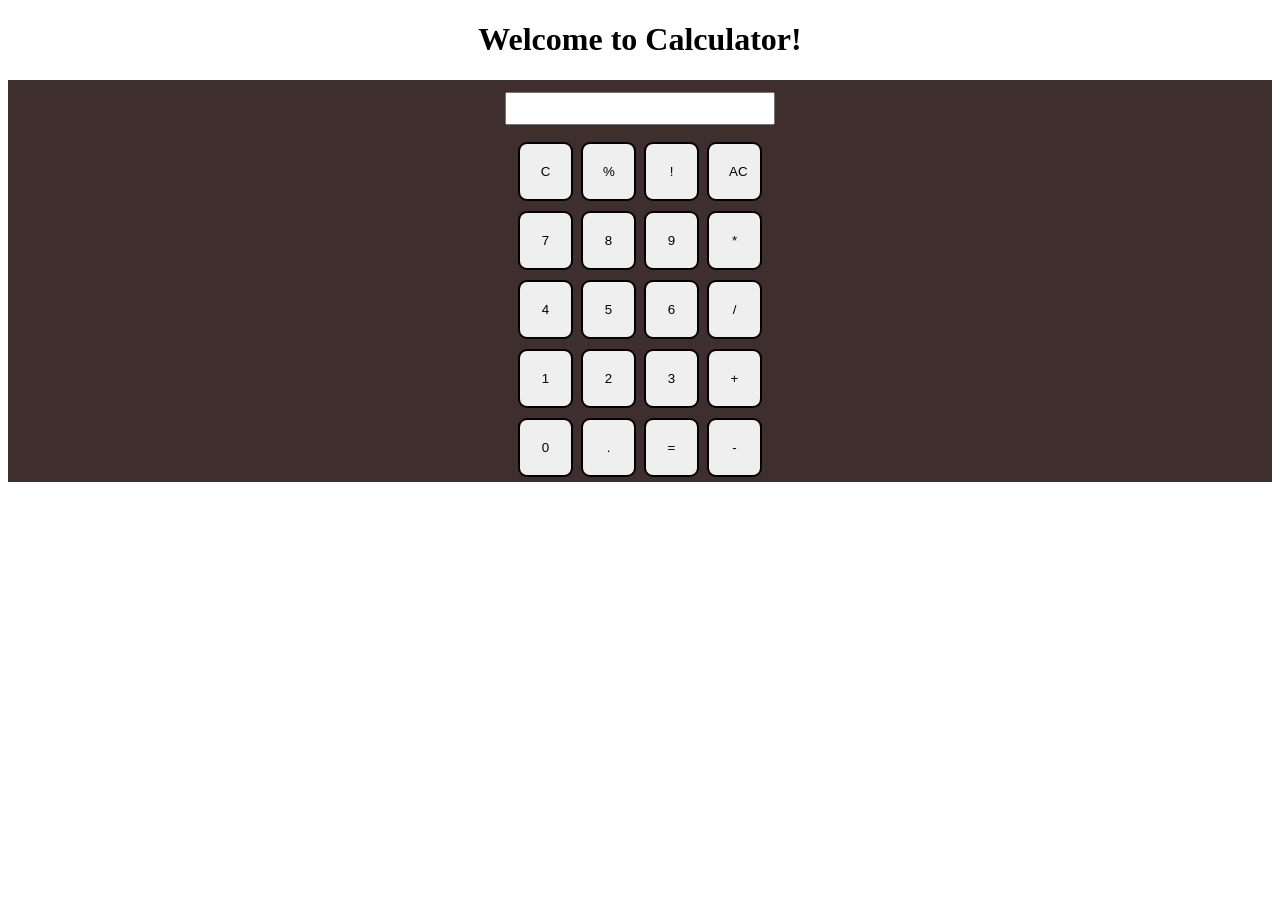
<file: Calculator/index.html>
<!DOCTYPE html>
<html lang="en">
<head>
    <meta charset="UTF-8">
    <meta name="viewport" content="width=device-width, initial-scale=1.0">
    <title>Calculator</title>
    <link rel="stylesheet" href="style.css"/>
</head>
<body>
    <h1 class="text-center">Welcome to Calculator!</h1>
    <div class="container flex-col flex bg-red mx-auto mx-20">
       <div class="row-input row">
        <input class="input" type="text"/>
       </div>
        <div class="row"> 
           <button class="button">C</button>
           <button class="button">%</button>
           <button class="button">!</button>
           <button class="button">AC</button>
        </div>
        <div class="row">
           <button class="button">7</button>
           <button class="button">8</button>
           <button class="button">9</button>
           <button class="button">*</button>
        </div>
           <div class="row">
           <button class="button">4</button>
           <button class="button">5</button>
           <button class="button">6</button>
           <button class="button">/</button>
        </div>
           <div class="row">
           <button class="button">1</button>
           <button class="button">2</button>
           <button class="button">3</button>
           <button class="button">+</button>
        </div>
           <div class="row">
           <button class="button">0</button>
           <button class="button">.</button>
           <button class="button">=</button>
           <button class="button">-</button>
        </div>
    </div>
    <script src="app.js"></script>
</body>
</html>
</file>
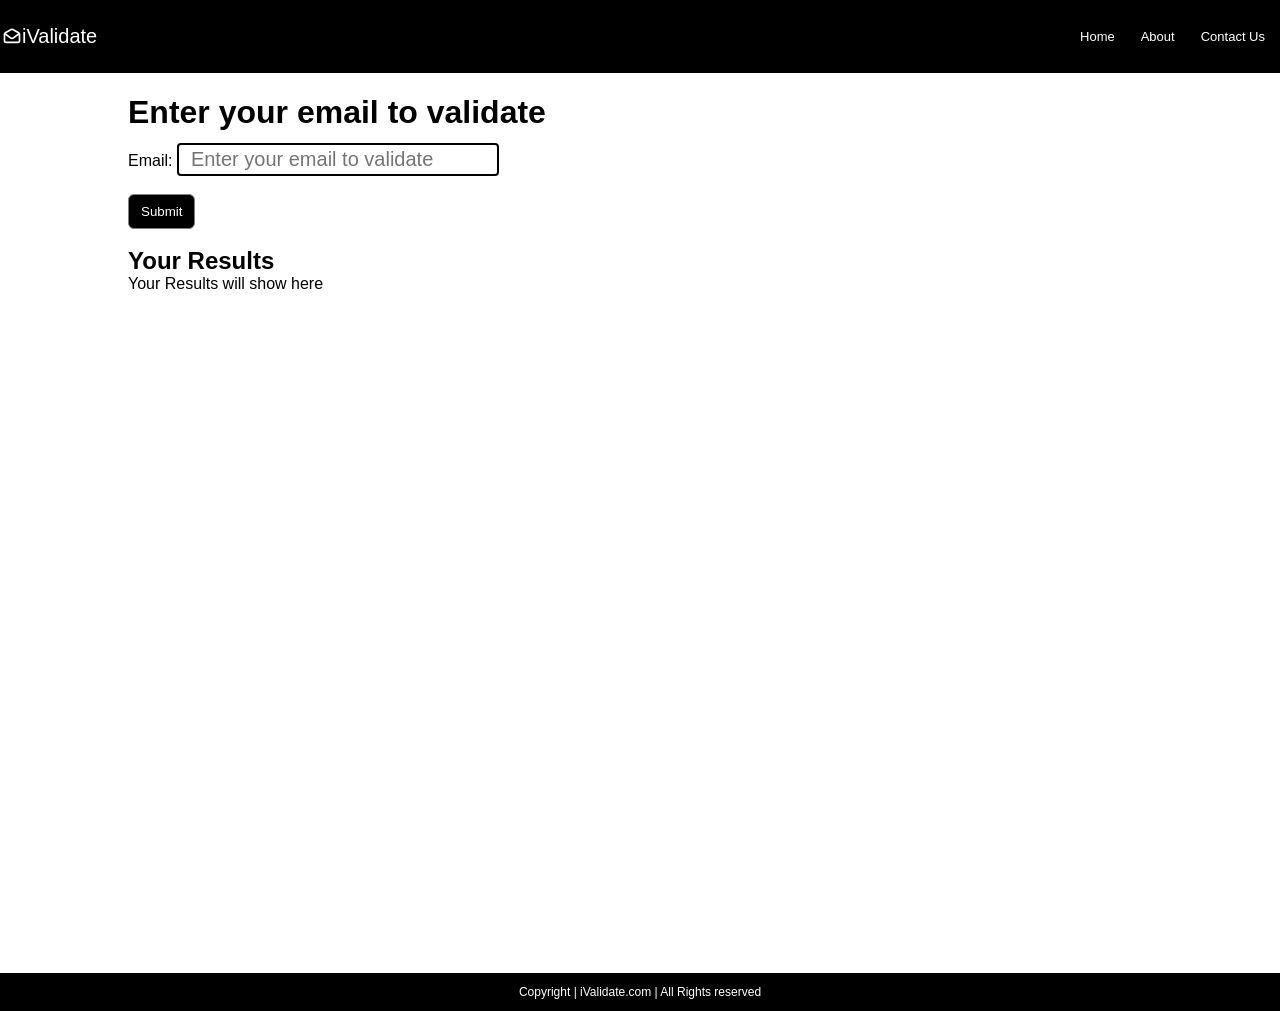
<file: Email-Validator/index.html>
<!DOCTYPE html>
<html lang="en">
<head>
    <meta charset="UTF-8">
    <meta name="viewport" content="width=device-width, initial-scale=1.0">
    <title>iValidate - Email Validator for your Browser</title>
    <link rel="stylesheet" href="Css/style.css"/>
</head>
<body>
    <header>
    <nav>
        <div class="logo">
            <img src="/Email-Validator/img/email.svg" alt="email svg"/>
            <span>iValidate</span>
            </div>
   <ul>
    <li><a href="/home">Home</a></li>
    <li><a href="/about">About</a></li>
    <li><a href="/contact">Contact Us</a></li>
   </ul>
    </nav>
    </header>

    <main>
    <div class="container">
        <h1>Enter your email to validate</h1>
       
<form action="/submit" method="post">
    <!-- Text input for username -->
    <label for="username">Email:</label>
    <input placeholder="Enter your email to validate" type="text" id="username" name="username" required>
    <br><br>

    <!-- Submit button -->
    <input type="submit" value="Submit" class="btn">
</form>
    </div>
    <div class="container">
        <h2>Your Results</h2>
       <div id="resultCont">Your Results will show here
       </div>
    </div>
    </main>

    <footer> 
    Copyright | iValidate.com | All Rights reserved
    </footer>





  <script src="Js/app.js"></script>  
</body>
</html>
</file>
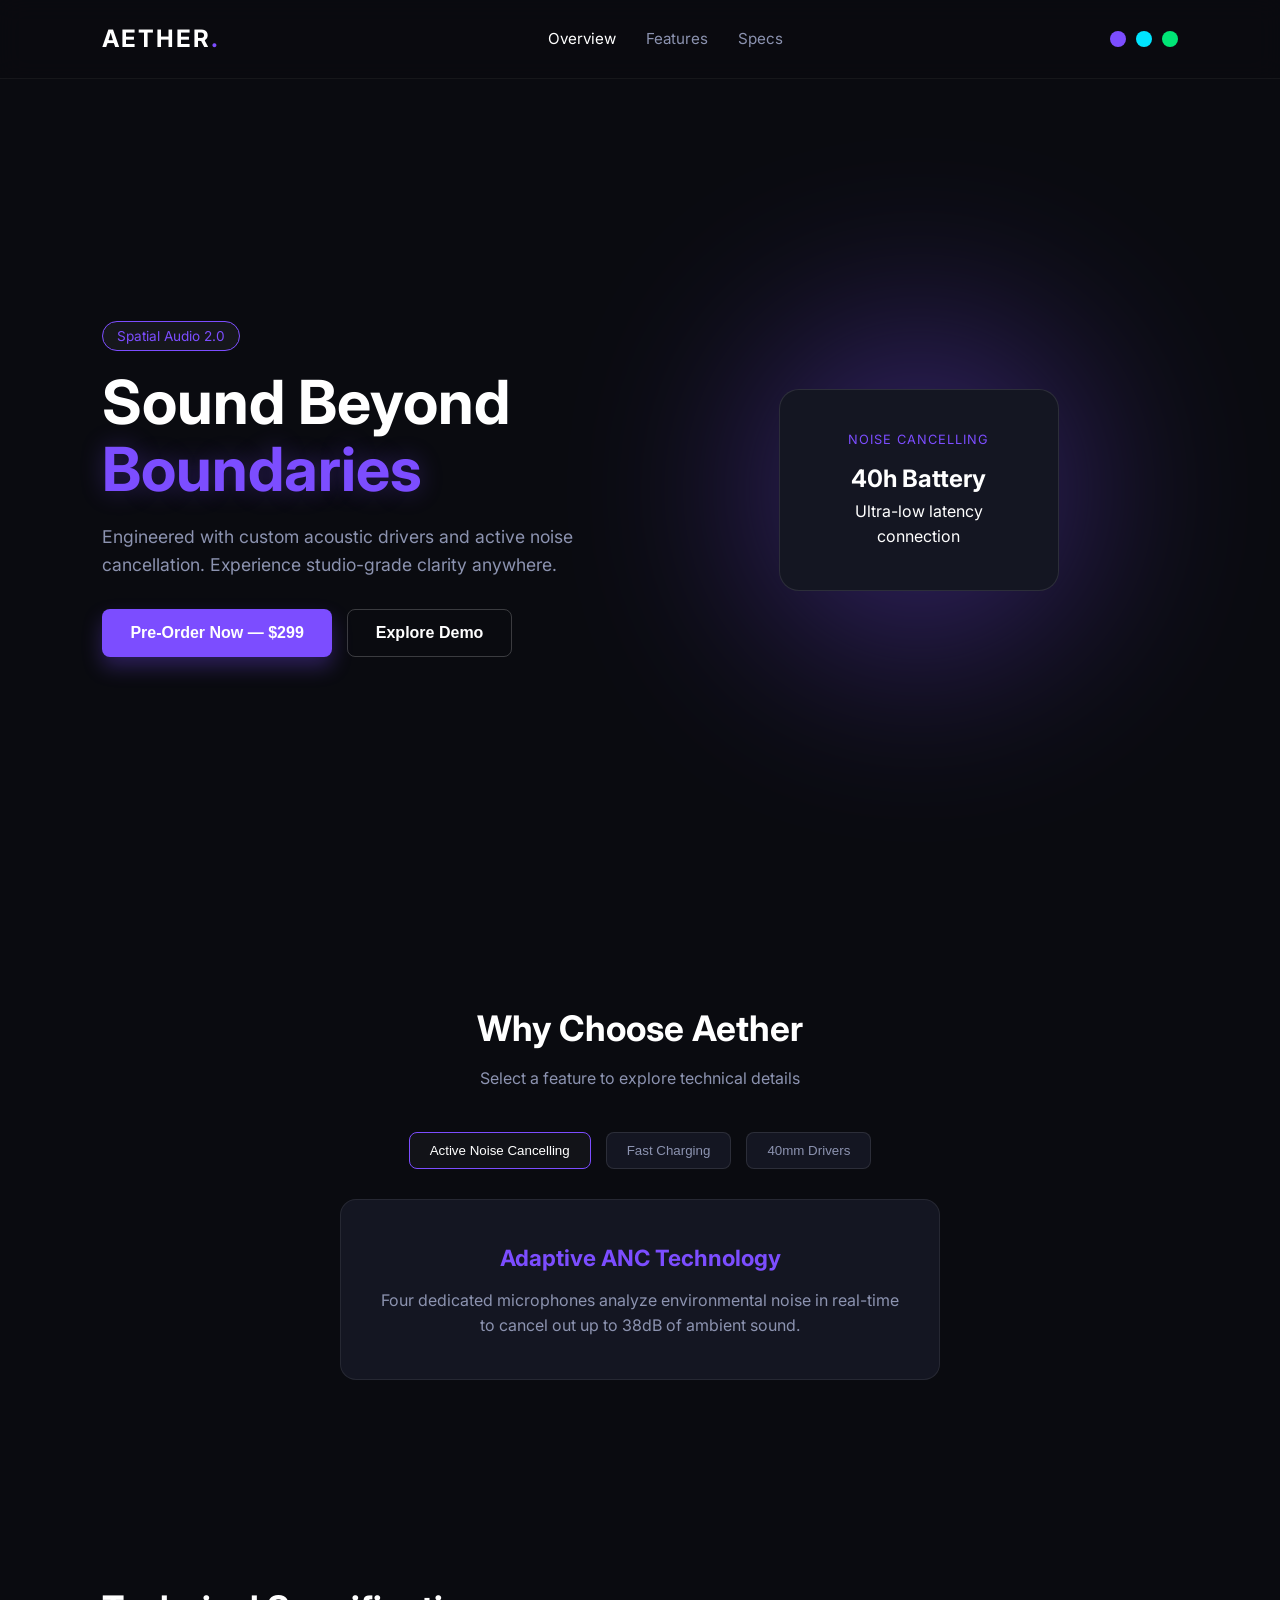
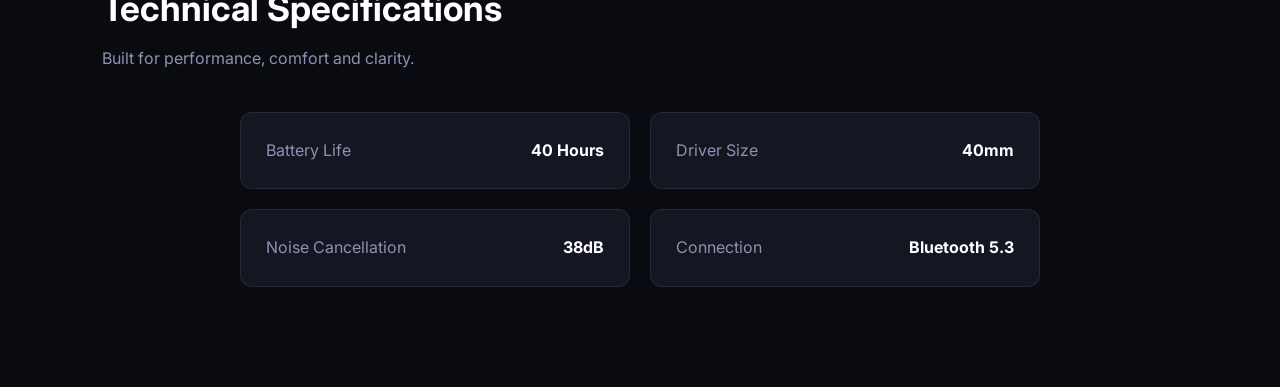
<file: Sound_Website/index.html>
<!DOCTYPE html>
<html lang="en">

<head>

    <meta charset="UTF-8">

    <meta name="viewport"
          content="width=device-width, initial-scale=1.0">

    <title>Aether Pro — Next-Gen Audio</title>

    <!-- Google Font -->
    <link rel="preconnect"
          href="https://fonts.googleapis.com">

    <link rel="preconnect"
          href="https://fonts.gstatic.com"
          crossorigin>

    <link href="https://fonts.googleapis.com/css2?family=Inter:wght@300;400;600;700&display=swap"
          rel="stylesheet">

    <!-- Our CSS -->
    <link rel="stylesheet" href="style.css">

</head>


<body>

    <!-- ================= NAVBAR ================= -->

    <header class="navbar">

        <!-- Logo -->
        <div class="logo">
            AETHER<span>.</span>
        </div>


        <!-- Navigation Links -->
        <nav class="nav-links">

            <a href="#hero" class="active">
                Overview
            </a>

            <a href="#features">
                Features
            </a>

            <a href="#specs">
                Specs
            </a>

        </nav>


        <!-- Theme Color Picker -->
        <div class="theme-picker">

            <span class="dot purple"
                  data-color="#7c4dff"></span>

            <span class="dot cyan"
                  data-color="#00e5ff"></span>

            <span class="dot green"
                  data-color="#00e676"></span>

        </div>

    </header>


    <!-- ================= HERO SECTION ================= -->

    <section id="hero" class="hero">

        <!-- Hero Text -->
        <div class="hero-content">

            <span class="badge">
                Spatial Audio 2.0
            </span>

            <h1>
                Sound Beyond
                <br>
                <span class="accent-text">
                    Boundaries
                </span>
            </h1>

            <p>
                Engineered with custom acoustic drivers and
                active noise cancellation. Experience
                studio-grade clarity anywhere.
            </p>


            <!-- Hero Buttons -->
            <div class="hero-actions">

                <button class="btn btn-primary"
                        id="buyBtn">
                    Pre-Order Now — $299
                </button>

                <button class="btn btn-secondary">
                    Explore Demo
                </button>

            </div>

        </div>


        <!-- Hero Visual -->
        <div class="hero-visual">

            <div class="glow-ring"></div>

            <div class="product-card">

                <div class="card-tag">
                    Noise Cancelling
                </div>

                <h2>
                    40h Battery
                </h2>

                <p>
                    Ultra-low latency connection
                </p>

            </div>

        </div>

    </section>


    <!-- ================= FEATURES SECTION ================= -->

    <section id="features" class="features">


        <!-- Section Heading -->

        <div class="section-title">

            <h2>
                Why Choose Aether
            </h2>

            <p>
                Select a feature to explore technical details
            </p>

        </div>


        <!-- Feature Tab Buttons -->

        <div class="tab-buttons">

            <button class="tab-btn active"
                    data-tab="anc">
                Active Noise Cancelling
            </button>

            <button class="tab-btn"
                    data-tab="battery">
                Fast Charging
            </button>

            <button class="tab-btn"
                    data-tab="driver">
                40mm Drivers
            </button>

        </div>


        <!-- Tab Content -->

        <div class="tab-content"
             id="tabContent">

            <h3 id="tabTitle">
                Adaptive ANC Technology
            </h3>

            <p id="tabDesc">
                Four dedicated microphones analyze
                environmental noise in real-time to
                cancel out up to 38dB of ambient sound.
            </p>

        </div>

    </section>


    <!-- ================= SPECS SECTION ================= -->

    <section id="specs" class="specs">

        <div class="section-title">

            <h2>
                Technical Specifications
            </h2>

            <p>
                Built for performance, comfort and clarity.
            </p>

        </div>


        <div class="spec-list">

            <div class="spec-item">
                <span>Battery Life</span>
                <strong>40 Hours</strong>
            </div>

            <div class="spec-item">
                <span>Driver Size</span>
                <strong>40mm</strong>
            </div>

            <div class="spec-item">
                <span>Noise Cancellation</span>
                <strong>38dB</strong>
            </div>

            <div class="spec-item">
                <span>Connection</span>
                <strong>Bluetooth 5.3</strong>
            </div>

        </div>

    </section>


    <!-- JavaScript -->
    <script src="app.js"></script>

</body>

</html>
</file>
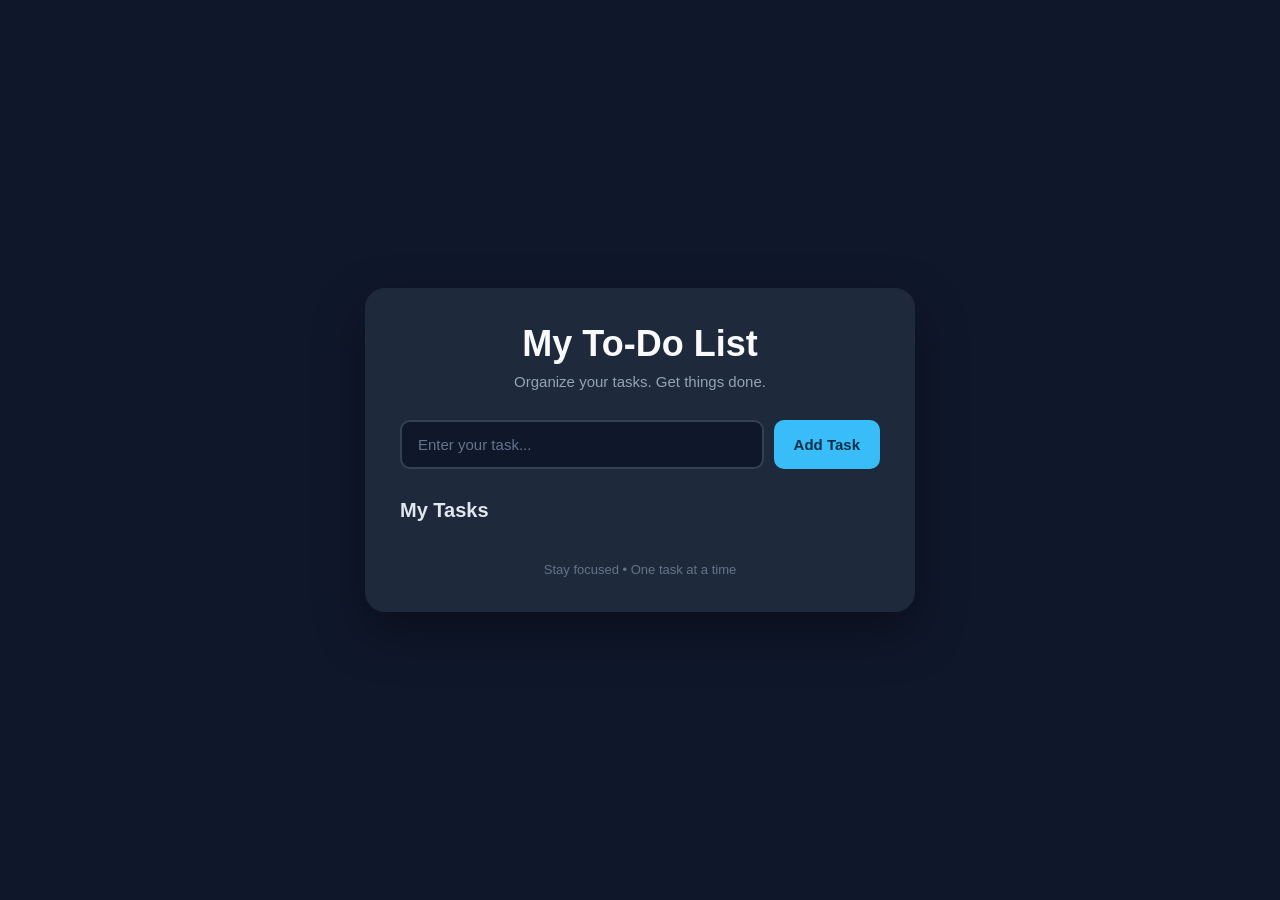
<file: To-Do-List/index.html>
<!DOCTYPE html>
<html lang="en">
<head>
    <meta charset="UTF-8">
    <meta name="viewport" content="width=device-width, initial-scale=1.0">

    <title>To-Do List</title>

    <link rel="stylesheet" href="style.css">
</head>

<body>

    <div class="todo-container">

<h1>My To-Do List</h1>
<p class="subtitle">Organize your tasks. Get things done.</p>

        <div class="input-section">

            <input
                type="text"
                id="todo-input"
                placeholder="Enter your task..."
                autocomplete="off"
            >

            <button id="add-btn">
                Add Task
            </button>

        </div>

        <div class="list-header">
            <h2>My Tasks</h2>
        </div>

        <ul id="todo-list">
            <!-- JavaScript will add tasks here -->
        </ul>

        <p class="footer-text">
            Stay focused • One task at a time
        </p>

    </div>

    <script src="app.js"></script>

</body>
</html>
</file>
<file: Calculator/style.css>
.text-center{
    text-align: center;
}
.bg-red{
    background-color: rgb(63, 46, 46);
}
.mx-auto{
    margin: auto;
}
.button{
    padding: 20px;
    margin: 0 2px;
    border: 2px solid black;
    border-radius: 9px;
    cursor: pointer;
    width: 55px;
    
}
.flex{
    display: flex;

}
.flex-col{
    flex-direction: column;
    align-items: center;
}
.row{
    margin: 5px 0;
}
.row-input{
    margin: 0;
    padding: 0;
}
.row-input input{
    padding: 7px 49px;
    margin: 12px 4px;
     width: 97%;
    box-sizing: border-box;
}
</file>
<file: Email-Validator/Css/style.css>
/* .montserrat-<uniquifier> {
  font-family: "Montserrat", sans-serif;
  font-optical-sizing: auto;
  font-weight: <weight>;
  font-style: normal;
} */
* {
  padding: 0;
  margin: 0;
  font-family: "Noto Sans", sans-serif;
  font-family: "Poppins", sans-serif;
}
nav {
  display: flex;
  align-items: center;
  justify-content: space-between;
  background-color: black;
  color: white;
    padding: 19px 2px;
    margin:0px;
}

ul {
  display: flex;
}
ul li {
  list-style: none;
  padding: 0 13px;
  font-size: 13px;
}
ul li a{
    color: white;
    text-decoration: none;
}
ul li a:hover{
    color: rgb(122, 127, 172);
}
footer{
    background-color: black;
    color: white;
    display: flex;
    padding: 12px;
    justify-content: center;
    align-items: center;
    font-size: 12px;
}
main{
    min-height: 100vh;
}
.container{
    max-width: 80vw;
    margin: auto;
    padding:9px 15px;
}
.logo img{
    width: 20px;
    filter: invert(1);
}

.logo span{
    font-size: 20px;
}
.logo{
    padding: 6px 0;
    font-size: 12px;
    display: flex;
}

.container h1{
    padding: 12px 0;
}
.btn{
    background-color: black;
    color: white;
    padding: 9px 12px;
    border: 1px solid gray;
    border-radius: 6px;
    cursor: pointer;
}
@media only screen and (max-width: 600px){
    .container{
        font-size: 12px;
    }
    nav{
        flex-direction: column;
    }
    .logo{
        padding: 6px 0;
        img{
           width: 20px;
           filter: invert(1);
        }
    }
}
#resultCont div::first-letter{
    text-transform: uppercase;
}

input[type='text']{
    min-width: 23vw;
    padding: 3px 12px;
    border: 2px solid black;
   border-radius: 4px;
   font-size: 20px;
}
</file>
<file: Sound_Website/style.css>
:root {
    --bg-main: #0a0b10;
    --bg-card: #141622;

    --text-main: #ffffff;
    --text-muted: #8c93b0;

    --accent: #7c4dff;
    --accent-glow: rgba(124, 77, 255, 0.3);

    --font: 'Inter', sans-serif;
}

* {
    margin: 0;
    padding: 0;
    box-sizing: border-box;
}


body {
    background-color: var(--bg-main);
    color: var(--text-main);
    font-family: var(--font);
    line-height: 1.6;
    overflow-x: hidden;
}

.navbar {
    position: fixed;
    top: 0;
    width: 100%;

    padding: 20px 8%;

    display: flex;
    justify-content: space-between;
    align-items: center;

    background: rgba(10, 11, 16, 0.8);
    backdrop-filter: blur(12px);

    border-bottom: 1px solid rgba(255, 255, 255, 0.05);

    z-index: 100;
}



.logo {
    font-size: 1.5rem;
    font-weight: 700;
    letter-spacing: 2px;
}

.logo span {
    color: var(--accent);
}


/* Navigation */

.nav-links {
    display: flex;
    gap: 30px;
}

.nav-links a {
    color: var(--text-muted);
    text-decoration: none;
    font-size: 0.95rem;

    transition: 0.3s;
}

.nav-links a:hover,
.nav-links a.active {
    color: var(--text-main);
}


/* Theme Picker */

.theme-picker {
    display: flex;
    gap: 10px;
}

.dot {
    width: 16px;
    height: 16px;

    border-radius: 50%;

    cursor: pointer;

    border: 2px solid transparent;

    transition: 0.2s;
}

.dot.purple {
    background: #7c4dff;
}

.dot.cyan {
    background: #00e5ff;
}

.dot.green {
    background: #00e676;
}

.dot.active {
    border-color: white;
    transform: scale(1.2);
}


.hero {
    min-height: 100vh;

    padding: 140px 8% 60px;

    display: grid;
    grid-template-columns: 1fr 1fr;

    align-items: center;

    gap: 40px;
}


/* Hero Heading */

.hero-content h1 {
    font-size: 3.8rem;

    margin: 20px 0;

    line-height: 1.1;
}


/* Accent Text */

.accent-text {
    color: var(--accent);

    text-shadow:
        0 0 25px var(--accent-glow);
}


/* Hero Paragraph */

.hero-content p {
    color: var(--text-muted);

    font-size: 1.1rem;

    max-width: 480px;

    margin-bottom: 30px;
}


/* Badge */

.badge {
    background: rgba(255, 255, 255, 0.05);

    border: 1px solid var(--accent);

    color: var(--accent);

    padding: 6px 14px;

    border-radius: 20px;

    font-size: 0.85rem;
}


/* Hero Buttons */

.hero-actions {
    display: flex;
    gap: 15px;
}


/* Common Button */

.btn {
    padding: 14px 28px;

    border-radius: 8px;

    font-size: 1rem;

    font-weight: 600;

    cursor: pointer;

    transition: 0.3s ease;

    border: none;
}


/* Primary Button */

.btn-primary {
    background: var(--accent);

    color: white;

    box-shadow:
        0 10px 20px var(--accent-glow);
}

.btn-primary:hover {
    transform: translateY(-2px);

    filter: brightness(1.1);
}


/* Secondary Button */

.btn-secondary {
    background: transparent;

    color: var(--text-main);

    border: 1px solid rgba(255, 255, 255, 0.2);
}

.btn-secondary:hover {
    background: rgba(255, 255, 255, 0.05);
}


.hero-visual {
    position: relative;

    display: flex;

    justify-content: center;

    align-items: center;
}


/* Glow */

.glow-ring {
    position: absolute;

    width: 320px;
    height: 320px;

    background: var(--accent);

    border-radius: 50%;

    filter: blur(100px);

    opacity: 0.4;

    transition: 0.5s;
}


/* Product Card */

.product-card {
    background: var(--bg-card);

    border: 1px solid rgba(255, 255, 255, 0.1);

    padding: 40px;

    border-radius: 20px;

    position: relative;

    z-index: 2;

    text-align: center;

    width: 280px;
}


/* Card Tag */

.card-tag {
    color: var(--accent);

    font-size: 0.8rem;

    text-transform: uppercase;

    letter-spacing: 1px;

    margin-bottom: 10px;
}


.features {
    padding: 100px 8%;

    text-align: center;
}


/* Section Title */

.section-title h2 {
    font-size: 2.2rem;

    margin-bottom: 10px;
}

.section-title p {
    color: var(--text-muted);

    margin-bottom: 40px;
}


.tab-buttons {
    display: flex;

    justify-content: center;

    gap: 15px;

    margin-bottom: 30px;
}


.tab-btn {
    background: var(--bg-card);

    border: 1px solid rgba(255, 255, 255, 0.1);

    color: var(--text-muted);

    padding: 10px 20px;

    border-radius: 8px;

    cursor: pointer;

    transition: 0.3s;
}


.tab-btn.active,
.tab-btn:hover {
    color: white;

    border-color: var(--accent);

    background: rgba(255, 255, 255, 0.03);
}


.tab-content {
    background: var(--bg-card);

    border: 1px solid rgba(255, 255, 255, 0.08);

    max-width: 600px;

    margin: 0 auto;

    padding: 40px;

    border-radius: 16px;

    transition: opacity 0.3s ease;
}


.tab-content h3 {
    font-size: 1.4rem;

    margin-bottom: 12px;

    color: var(--accent);
}


.tab-content p {
    color: var(--text-muted);
}

.specs {
    padding: 100px 8%;
}


.spec-list {
    display: grid;

    grid-template-columns: repeat(2, 1fr);

    gap: 20px;

    max-width: 800px;

    margin: 0 auto;
}


.spec-item {
    background: var(--bg-card);

    border: 1px solid rgba(255, 255, 255, 0.08);

    padding: 25px;

    border-radius: 12px;

    display: flex;

    justify-content: space-between;

    align-items: center;

    transition: 0.3s;
}


.spec-item:hover {
    border-color: var(--accent);

    transform: translateY(-2px);
}


.spec-item span {
    color: var(--text-muted);
}


.spec-item strong {
    color: var(--text-main);
}


@media (max-width: 900px) {

    /* Navbar */

    .navbar {
        padding: 18px 5%;
    }

    /* Hero */

    .hero {
        grid-template-columns: 1fr;

        text-align: center;

        padding: 130px 5% 60px;
    }


    .hero-content p {
        margin-left: auto;
        margin-right: auto;
    }


    .hero-actions {
        justify-content: center;
    }


    /* Hero Visual */

    .hero-visual {
        margin-top: 30px;
    }


    /* Specs */

    .spec-list {
        max-width: 700px;
    }
}

@media (max-width: 600px) {

    /* Navbar */

    .navbar {
        padding: 15px 5%;
    }


    .logo {
        font-size: 1.2rem;
    }


    .nav-links {
        gap: 12px;
    }


    .nav-links a {
        font-size: 0.8rem;
    }


    .theme-picker {
        gap: 6px;
    }


    .dot {
        width: 13px;
        height: 13px;
    }


    /* Hero */

    .hero {
        padding: 110px 5% 50px;
    }


    .hero-content h1 {
        font-size: 2.7rem;
    }


    .hero-content p {
        font-size: 1rem;
    }


    /* Buttons */

    .hero-actions {
        flex-direction: column;

        align-items: center;
    }


    .btn {
        width: 100%;

        max-width: 300px;
    }


    /* Glow */

    .glow-ring {
        width: 220px;
        height: 220px;

        filter: blur(80px);
    }


    /* Product Card */

    .product-card {
        width: 240px;

        padding: 30px;
    }


    /* Features */

    .features {
        padding: 70px 5%;
    }


    .section-title h2 {
        font-size: 1.8rem;
    }


    .section-title p {
        font-size: 0.9rem;
    }


    /* Tabs */

    .tab-buttons {
        flex-direction: column;

        align-items: center;
    }


    .tab-btn {
        width: 100%;

        max-width: 300px;
    }


    /* Tab Content */

    .tab-content {
        padding: 30px 20px;
    }


    /* Specs */

    .specs {
        padding: 70px 5%;
    }


    .spec-list {
        grid-template-columns: 1fr;
    }


    .spec-item {
        padding: 20px;
    }
}
</file>
<file: To-Do-List/style.css>
/* // General */
*{
    margin: 0;
    padding: 0;
    box-sizing: border-box;
}

body{
    min-height: 100vh;
    display: flex;
    justify-content: center;
    align-items: center;
   font-family: Arial, sans-serif;
   background: #0f172a; 
   color: #f8fafc;
}

/* Main Container */
.todo-container{
    width: 90%;
    max-width: 550px;
    padding: 35px;
    background: #1e293b;
    border-radius: 20px; 
    box-shadow: 0 20px 50px rgba(0, 0, 0, 0.35);
}

/* ---------- Heading ---------- */
 h1 {
 text-align: center;
 font-size: 36px;
  margin-bottom: 8px; 
  color: #f8fafc;
}
.subtitle{
    text-align: center;
    color: #94a3b8;
    margin-bottom: 30px;
    font-size: 15px;
}
/* ---------- Input Section ---------- */ 
.input-section{ 
display: flex; 
gap: 10px;
margin-bottom: 30px;
}

#todo-input{
    flex: 1;
    padding: 14px 16px;
    border: 2px solid #334155;
    border-radius: 10px;
    outline: none;
    background: #0f172a; 
    color: #f8fafc; 
    font-size: 15px;
     transition: 0.3s;
}
#todo-input::placeholder { 
    color: #64748b;
}
#todo-input:focus { 
    border-color: #38bdf8; 
}

/* ---------- Add Button ---------- */ 
#add-btn {
 padding: 14px 20px; 
 border: none; 
 border-radius: 10px;
  background: #38bdf8; 
  color: #082f49;
   font-weight: bold; 
   font-size: 15px; 
   cursor: pointer; 
   transition: 0.3s; 
}

#add-btn:hover {
background: #7dd3fc; 
transform: translateY(-2px); 
} 
#add-btn:active {
 transform: translateY(0);
}

/* ---------- List Header ---------- */ 
.list-header {
display: flex;
justify-content: space-between;
align-items: center;
margin-bottom: 15px; 
}

.list-header h2 {
font-size: 20px; 
color: #e2e8f0;
}

/* ---------- Todo List ---------- */
#todo-list { 
list-style: none; 
display: flex; 
flex-direction: column; 
gap: 10px; }

/* ---------- Todo Item ---------- */ 
#todo-list li {
display: flex; 
align-items: center; 
gap: 10px; 
padding: 14px 15px; 
background: #0f172a; 
border: 1px solid #334155; 
border-radius: 12px; 
transition: 0.3s; 
}

#todo-list li:hover { 
border-color: #38bdf8; 
transform: translateX(3px); 
}

/* ---------- Checkbox ---------- */ 
#todo-list input[type="checkbox"] {
width: 18px; 
height: 18px; 
cursor: pointer; 
accent-color: #38bdf8; 
}

/* ---------- Todo Text ---------- */ 
#todo-list span { 
flex: 1; 
color: #e2e8f0; 
font-size: 15px;
word-break: break-word; 
}

/* ---------- Delete Button ---------- */ 
#todo-list button { 
padding: 7px 12px; 
border: none; 
border-radius: 7px; 
background: #ef4444; 
color: white; 
font-size: 13px; 
cursor: pointer; 
transition: 0.3s; 
}

#todo-list button:hover { 
    background: #dc2626; 
}

/* ---------- Footer ---------- */ 
.footer-text {
text-align: center; 
margin-top: 25px; 
color: #64748b; 
font-size: 13px;
}

/* ---------- Mobile ---------- */
 @media (max-width: 500px) { 
.todo-container { 
padding: 25px; 
width: 94%; } 
h1 { font-size: 30px; 
} 
.input-section { 
flex-direction: column; 
}
#add-btn { 
width: 100%;
} }
</file>
